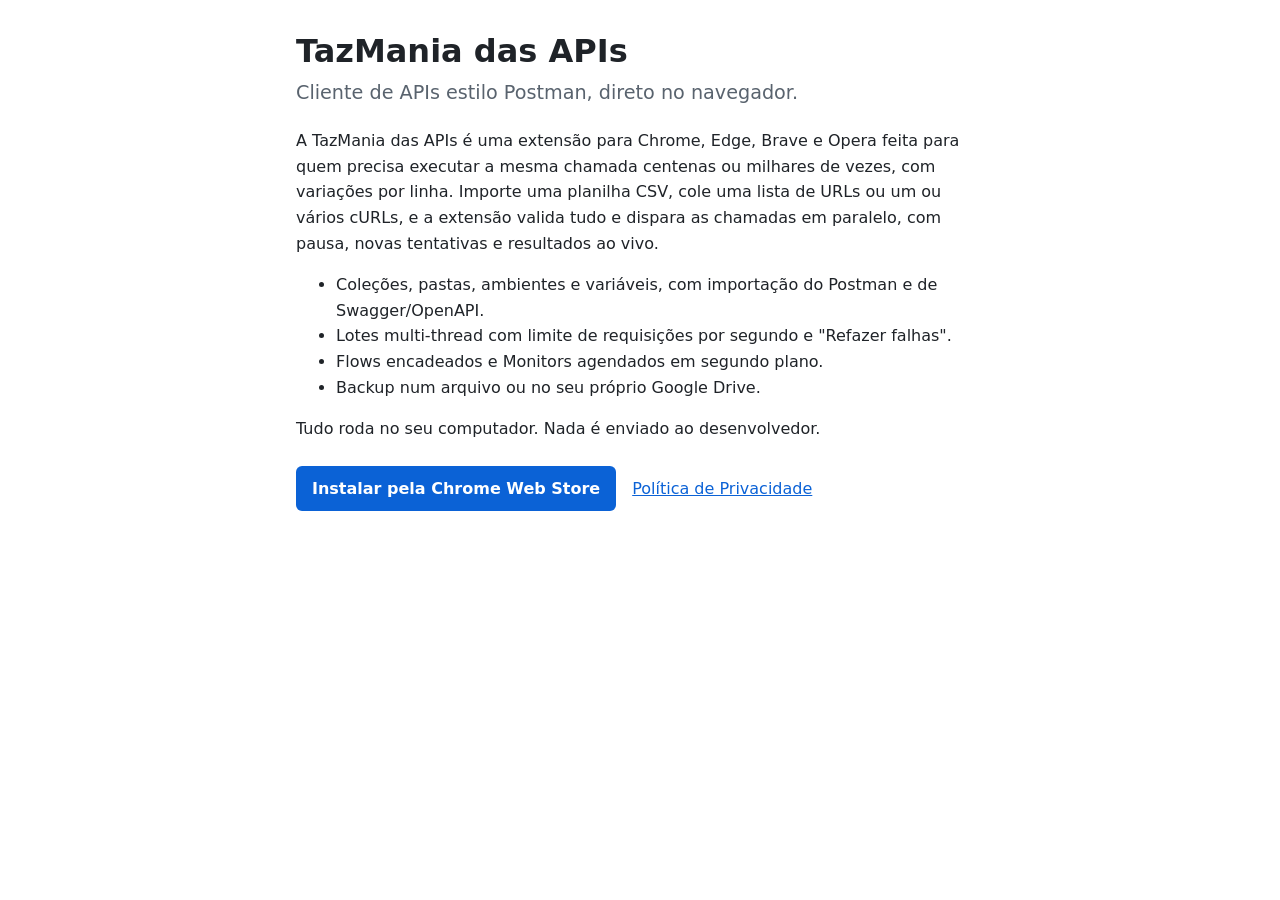
<file: index.html>
<!doctype html>
<html lang="pt-BR">
<head>
<meta charset="utf-8">
<meta name="viewport" content="width=device-width, initial-scale=1">
<title>TazMania das APIs</title>
<meta name="description" content="Cliente de APIs estilo Postman para navegadores Chromium: lotes por CSV, texto, cURL e HAR, multi-thread, coleções, Flows, Monitors e backup.">
<link rel="stylesheet" href="estilo.css">
</head>
<body>
<main>
<h1>TazMania das APIs</h1>
<p class="lead">Cliente de APIs estilo Postman, direto no navegador.</p>
<p>A TazMania das APIs é uma extensão para Chrome, Edge, Brave e Opera feita para quem precisa executar a mesma chamada centenas ou milhares de vezes, com variações por linha. Importe uma planilha CSV, cole uma lista de URLs ou um ou vários cURLs, e a extensão valida tudo e dispara as chamadas em paralelo, com pausa, novas tentativas e resultados ao vivo.</p>
<ul>
<li>Coleções, pastas, ambientes e variáveis, com importação do Postman e de Swagger/OpenAPI.</li>
<li>Lotes multi-thread com limite de requisições por segundo e "Refazer falhas".</li>
<li>Flows encadeados e Monitors agendados em segundo plano.</li>
<li>Backup num arquivo ou no seu próprio Google Drive.</li>
</ul>
<p>Tudo roda no seu computador. Nada é enviado ao desenvolvedor.</p>
<p class="links">
<a class="button" href="https://chromewebstore.google.com/detail/apmlbdlmegnpggjijfahndghnnekcngj">Instalar pela Chrome Web Store</a>
<a href="privacidade.html">Política de Privacidade</a>
</p>
</main>
</body>
</html>
</file>
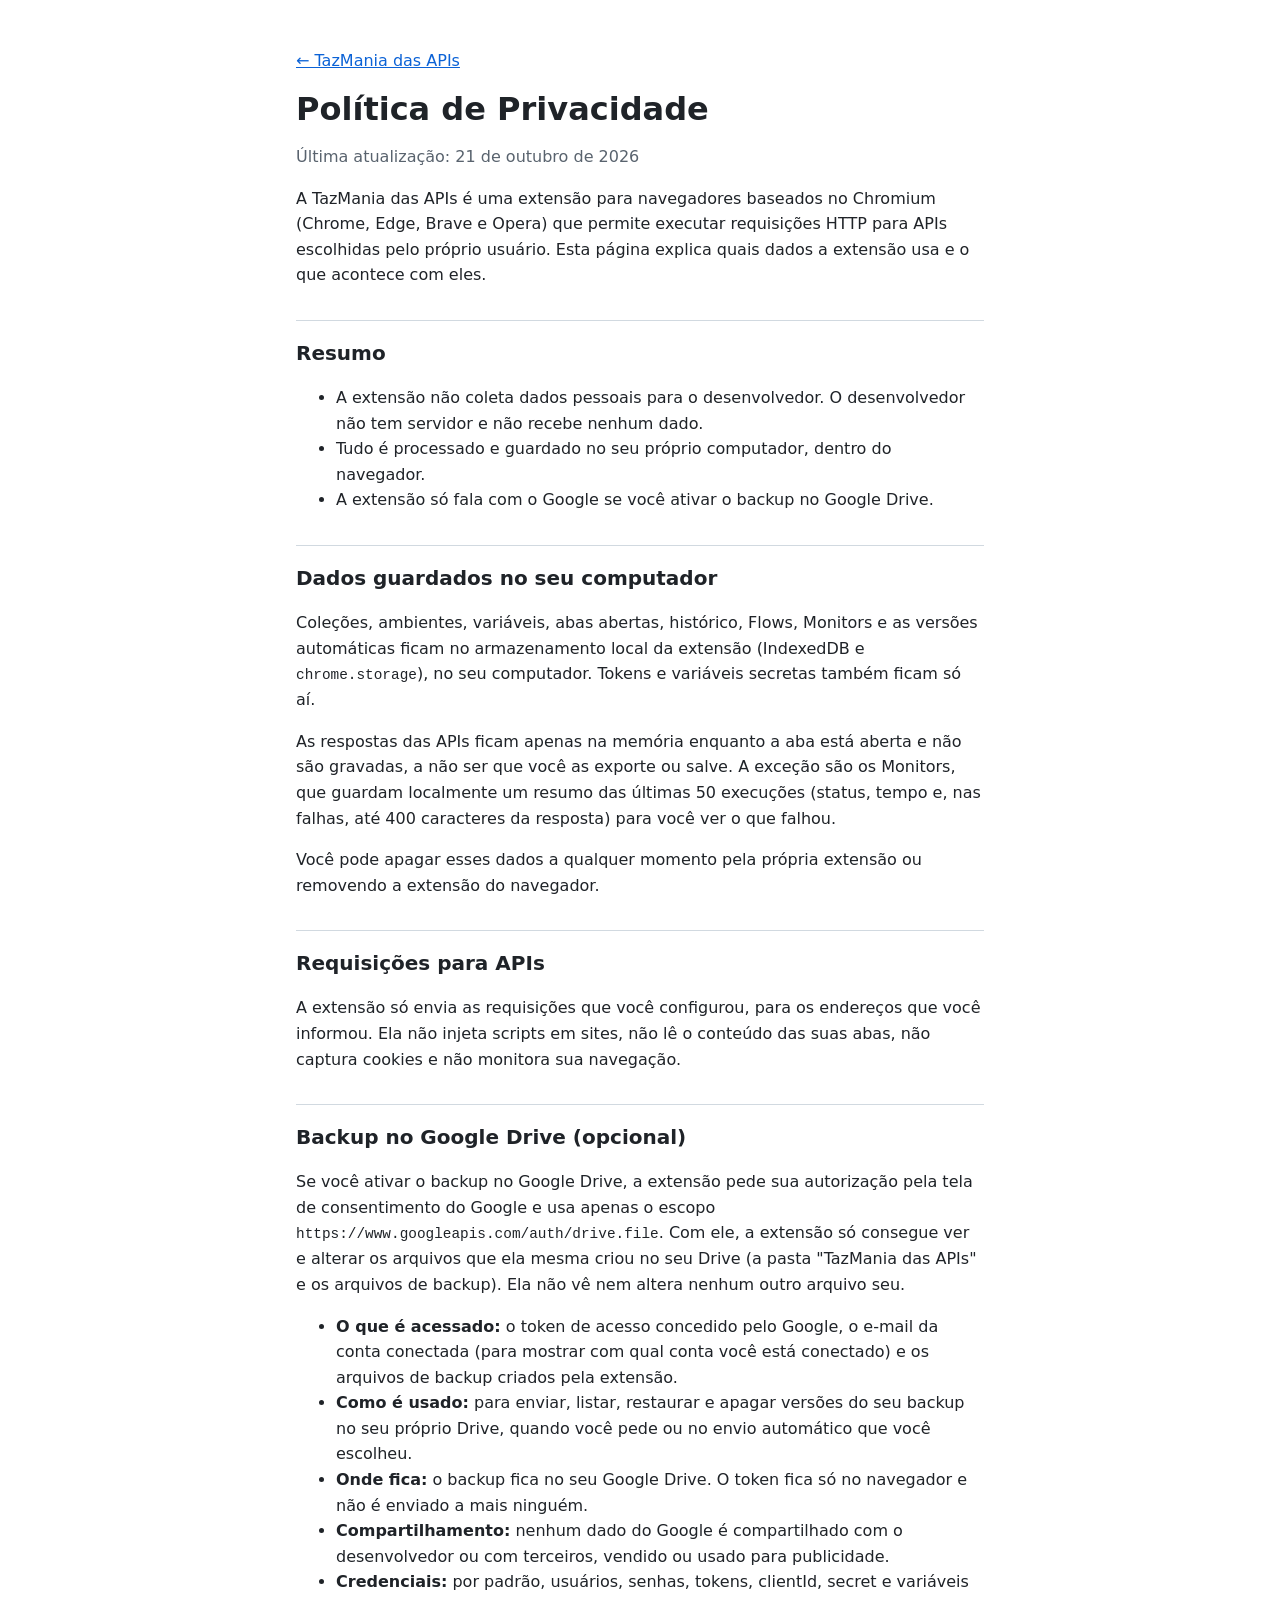
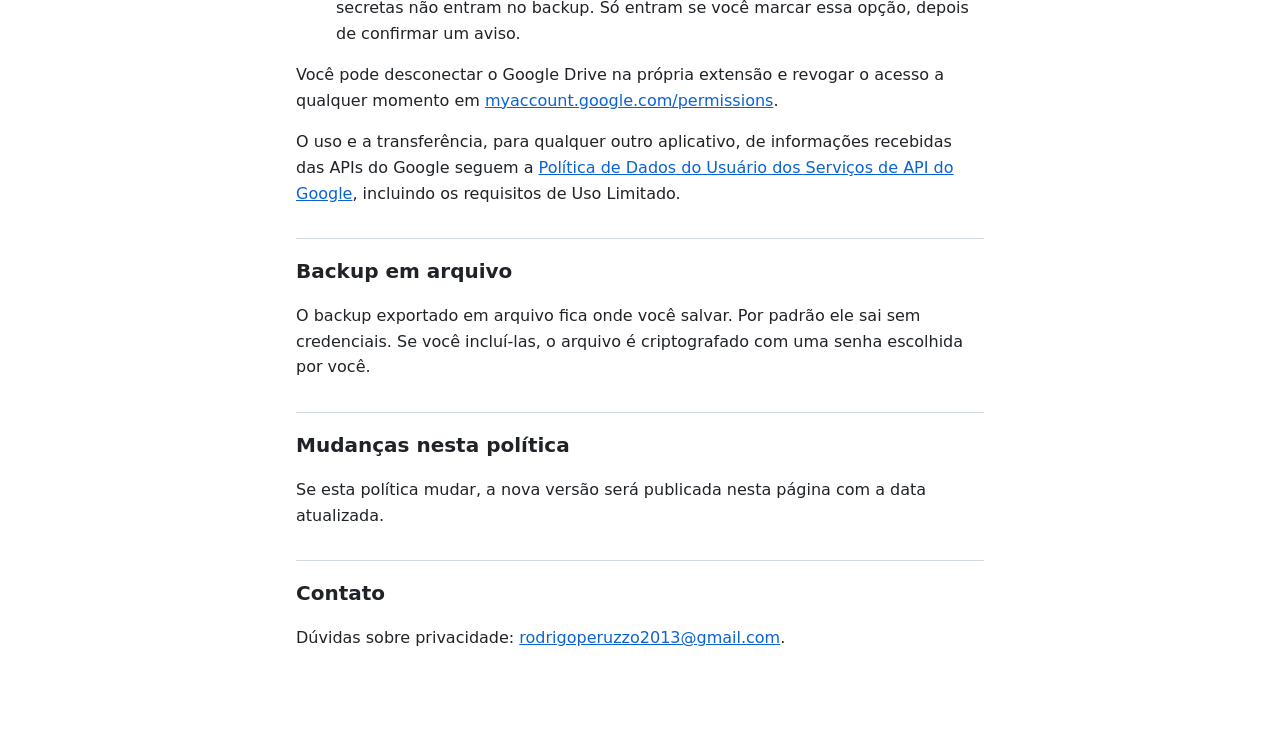
<file: privacidade.html>
<!doctype html>
<html lang="pt-BR">
<head>
<meta charset="utf-8">
<meta name="viewport" content="width=device-width, initial-scale=1">
<title>Política de Privacidade – TazMania das APIs</title>
<link rel="stylesheet" href="estilo.css">
</head>
<body>
<main>
<p><a href="./">← TazMania das APIs</a></p>
<h1>Política de Privacidade</h1>
<p class="muted">Última atualização: 21 de outubro de 2026</p>

<p>A TazMania das APIs é uma extensão para navegadores baseados no Chromium (Chrome, Edge, Brave e Opera) que permite executar requisições HTTP para APIs escolhidas pelo próprio usuário. Esta página explica quais dados a extensão usa e o que acontece com eles.</p>

<h2>Resumo</h2>
<ul>
<li>A extensão não coleta dados pessoais para o desenvolvedor. O desenvolvedor não tem servidor e não recebe nenhum dado.</li>
<li>Tudo é processado e guardado no seu próprio computador, dentro do navegador.</li>
<li>A extensão só fala com o Google se você ativar o backup no Google Drive.</li>
</ul>

<h2>Dados guardados no seu computador</h2>
<p>Coleções, ambientes, variáveis, abas abertas, histórico, Flows, Monitors e as versões automáticas ficam no armazenamento local da extensão (IndexedDB e <code>chrome.storage</code>), no seu computador. Tokens e variáveis secretas também ficam só aí.</p>
<p>As respostas das APIs ficam apenas na memória enquanto a aba está aberta e não são gravadas, a não ser que você as exporte ou salve. A exceção são os Monitors, que guardam localmente um resumo das últimas 50 execuções (status, tempo e, nas falhas, até 400 caracteres da resposta) para você ver o que falhou.</p>
<p>Você pode apagar esses dados a qualquer momento pela própria extensão ou removendo a extensão do navegador.</p>

<h2>Requisições para APIs</h2>
<p>A extensão só envia as requisições que você configurou, para os endereços que você informou. Ela não injeta scripts em sites, não lê o conteúdo das suas abas, não captura cookies e não monitora sua navegação.</p>

<h2>Backup no Google Drive (opcional)</h2>
<p>Se você ativar o backup no Google Drive, a extensão pede sua autorização pela tela de consentimento do Google e usa apenas o escopo <code>https://www.googleapis.com/auth/drive.file</code>. Com ele, a extensão só consegue ver e alterar os arquivos que ela mesma criou no seu Drive (a pasta "TazMania das APIs" e os arquivos de backup). Ela não vê nem altera nenhum outro arquivo seu.</p>
<ul>
<li><strong>O que é acessado:</strong> o token de acesso concedido pelo Google, o e-mail da conta conectada (para mostrar com qual conta você está conectado) e os arquivos de backup criados pela extensão.</li>
<li><strong>Como é usado:</strong> para enviar, listar, restaurar e apagar versões do seu backup no seu próprio Drive, quando você pede ou no envio automático que você escolheu.</li>
<li><strong>Onde fica:</strong> o backup fica no seu Google Drive. O token fica só no navegador e não é enviado a mais ninguém.</li>
<li><strong>Compartilhamento:</strong> nenhum dado do Google é compartilhado com o desenvolvedor ou com terceiros, vendido ou usado para publicidade.</li>
<li><strong>Credenciais:</strong> por padrão, usuários, senhas, tokens, clientId, secret e variáveis secretas não entram no backup. Só entram se você marcar essa opção, depois de confirmar um aviso.</li>
</ul>
<p>Você pode desconectar o Google Drive na própria extensão e revogar o acesso a qualquer momento em <a href="https://myaccount.google.com/permissions">myaccount.google.com/permissions</a>.</p>
<p>O uso e a transferência, para qualquer outro aplicativo, de informações recebidas das APIs do Google seguem a <a href="https://developers.google.com/terms/api-services-user-data-policy">Política de Dados do Usuário dos Serviços de API do Google</a>, incluindo os requisitos de Uso Limitado.</p>

<h2>Backup em arquivo</h2>
<p>O backup exportado em arquivo fica onde você salvar. Por padrão ele sai sem credenciais. Se você incluí-las, o arquivo é criptografado com uma senha escolhida por você.</p>

<h2>Mudanças nesta política</h2>
<p>Se esta política mudar, a nova versão será publicada nesta página com a data atualizada.</p>

<h2>Contato</h2>
<p>Dúvidas sobre privacidade: <a href="mailto:rodrigoperuzzo2013@gmail.com">rodrigoperuzzo2013@gmail.com</a>.</p>
</main>
</body>
</html>
</file>
<file: estilo.css>
:root { --bg: #ffffff; --fg: #1f2328; --muted: #59636e; --link: #0b62d6; --border: #d1d9e0; --btn-fg: #ffffff; }
@media (prefers-color-scheme: dark) {
  :root { --bg: #0d1117; --fg: #e6edf3; --muted: #9198a1; --link: #4493f8; --border: #3d444d; --btn-fg: #0d1117; }
}
* { box-sizing: border-box; }
body { margin: 0; background: var(--bg); color: var(--fg); font: 16px/1.6 system-ui, -apple-system, "Segoe UI", Roboto, sans-serif; }
main { max-width: 720px; margin: 0 auto; padding: 32px 16px 64px; }
h1 { font-size: 2rem; line-height: 1.2; margin: 0 0 8px; }
h2 { font-size: 1.25rem; margin: 32px 0 8px; padding-top: 16px; border-top: 1px solid var(--border); }
a { color: var(--link); }
code { font-size: 0.9em; overflow-wrap: anywhere; }
.muted { color: var(--muted); }
.lead { font-size: 1.2rem; color: var(--muted); margin-top: 0; }
.links { display: flex; flex-wrap: wrap; gap: 16px; align-items: center; margin-top: 24px; }
.button { background: var(--link); color: var(--btn-fg); padding: 10px 16px; border-radius: 6px; text-decoration: none; font-weight: 600; }
</file>
